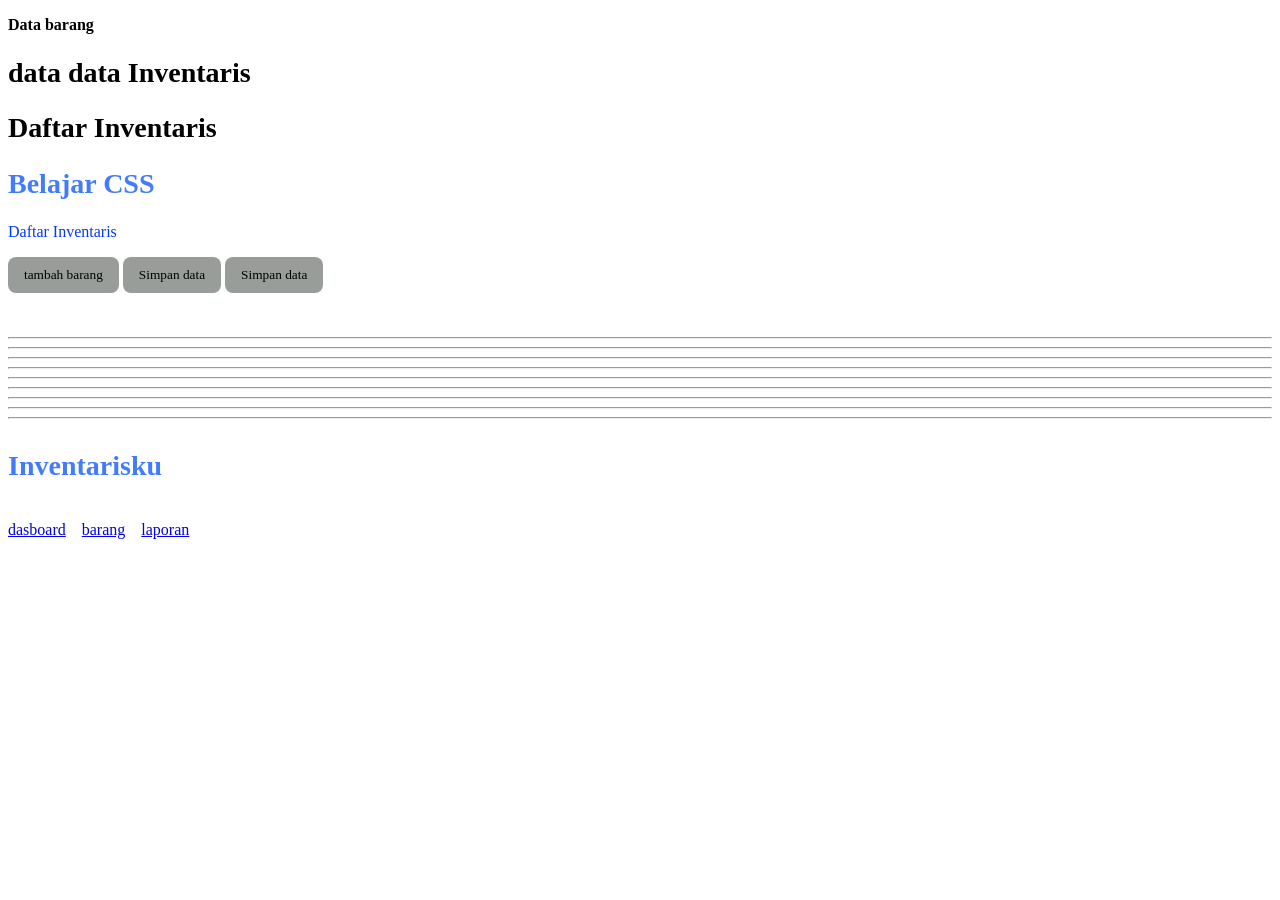
<file: index.html>
<!DOCTYPE html>
<html lang="id">
<head>
<meta charset="UTF-8">
<meta name="viewport" content="width=device-width, initial-scale=1.0">
<title>belajar CSS</title>
<link rel="stylesheet" href="style.css">
</head>
<body>
<p class="judul">Data barang</p>
<h2 class="judul">data data Inventaris</h2>
<h1>Daftar Inventaris</h1>
<h2>Belajar CSS</h2>
<p style="color: rgb(0, 58, 247);">Daftar Inventaris</p>
<button>tambah barang</button>
<button id="btn-simpan">Simpan data</button>
<button id="btn-simpan">Simpan data</button>
<br><br><br>
<hr>
<hr>
<hr>
<hr>
<hr>
<hr>
<hr>
<hr>
<hr>
<div class="navbar">
    <h2>Inventarisku</h2>
    <nav>
        <a href="#">dasboard</a>
        <a href="#">barang</a>
        <a href="#">laporan</a>
    </nav>
</div>
</body>
</html>
</file>
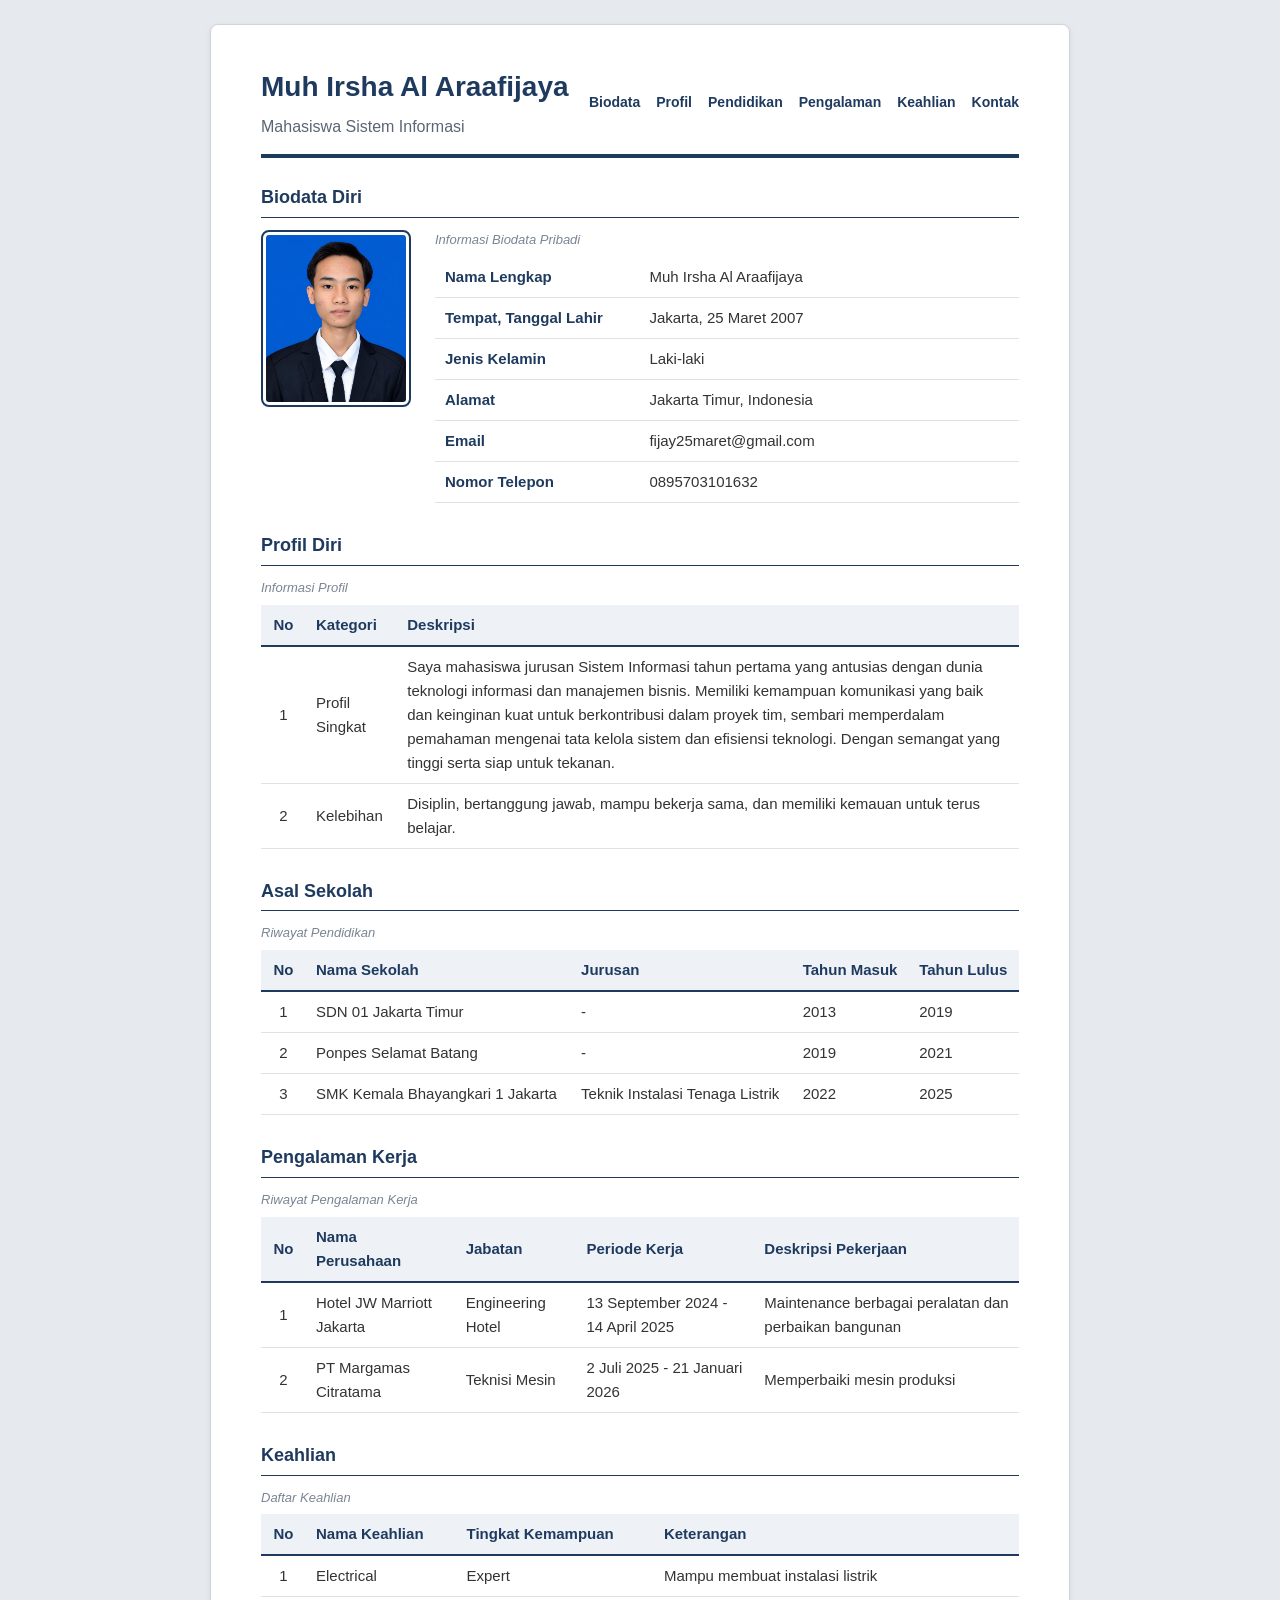
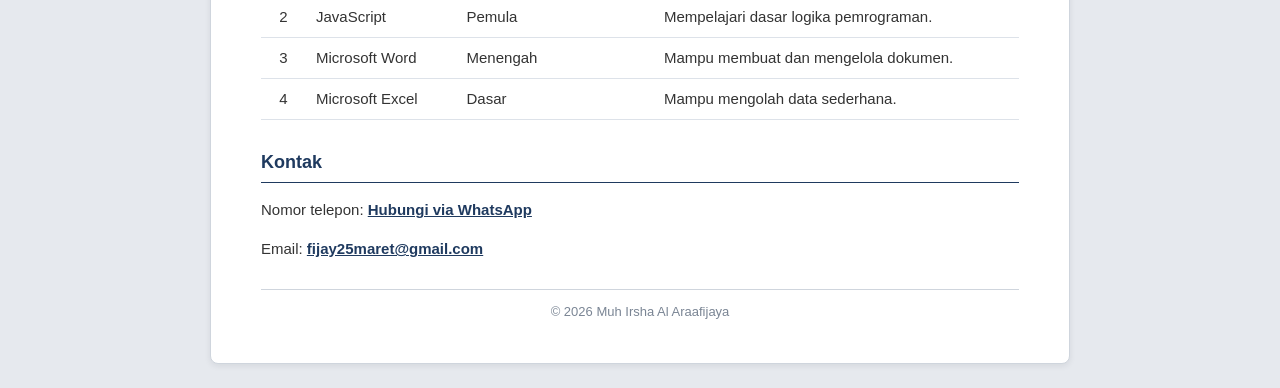
<file: Curiculum_Vitae.html>
<!DOCTYPE html>
<html lang="id">
<head>
<meta charset="UTF-8">
<meta name="viewport" content="width=device-width, initial-scale=1.0">
<title>CV - Muh Irsha Al Araafijaya</title>
<link rel="stylesheet" href="cv.css">
</head>
<body>

<header>
<div>
<h1>Muh Irsha Al Araafijaya</h1>
<p>Mahasiswa Sistem Informasi</p>
</div>

<nav class="nav-links" aria-label="Navigasi CV">
<a href="#biodata">Biodata</a>
<a href="#profil">Profil</a>
<a href="#pendidikan">Pendidikan</a>
<a href="#pengalaman">Pengalaman</a>
<a href="#keahlian">Keahlian</a>
<a href="#kontak">Kontak</a>
</nav>
</header>

<main>

<section id="biodata">
<h2>Biodata Diri</h2>
<div class="biodata-layout">
<img class="foto" src="fotosaya.jpeg" alt="Foto Profil">
<table class="biodata">
<caption>Informasi Biodata Pribadi</caption>
<tbody>
<tr>
<th>Nama Lengkap</th>
<td>Muh Irsha Al Araafijaya</td>
</tr>
<tr>
<th>Tempat, Tanggal Lahir</th>
<td>Jakarta, 25 Maret 2007</td>
</tr>
<tr>
<th>Jenis Kelamin</th>
<td>Laki-laki</td>
</tr>
<tr>
<th>Alamat</th>
<td>Jakarta Timur, Indonesia</td>
</tr>
<tr>
<th>Email</th>
<td>fijay25maret@gmail.com</td>
</tr>
<tr>
<th>Nomor Telepon</th>
<td>0895703101632</td>
</tr>
</tbody>
</table>
</div>
</section>

<section id="profil">
<h2>Profil Diri</h2>
<div class="table-wrapper">
<table>
<caption>Informasi Profil</caption>
<thead>
<tr>
<th class="nomor" scope="col">No</th>
<th scope="col">Kategori</th>
<th scope="col">Deskripsi</th>
</tr>
</thead>
<tbody>
<tr>
<td class="nomor">1</td>
<td>Profil Singkat</td>
<td>
    Saya mahasiswa jurusan Sistem Informasi tahun pertama yang antusias
    dengan dunia teknologi informasi dan manajemen bisnis. Memiliki kemampuan
    komunikasi yang baik dan keinginan kuat untuk berkontribusi dalam proyek tim,
    sembari memperdalam pemahaman mengenai tata kelola sistem dan efisiensi teknologi.
    Dengan semangat yang tinggi serta siap untuk tekanan.
</td>
</tr>
<tr>
<td class="nomor">2</td>
<td>Kelebihan</td>
<td>
    Disiplin, bertanggung jawab, mampu bekerja sama,
    dan memiliki kemauan untuk terus belajar.
</td>
</tr>
</tbody>
</table>
</div>
</section>

<section id="pendidikan">
<h2>Asal Sekolah</h2>
<div class="table-wrapper">
<table>
<caption>Riwayat Pendidikan</caption>
<thead>
<tr>
<th class="nomor" scope="col">No</th>
<th scope="col">Nama Sekolah</th>
<th scope="col">Jurusan</th>
<th scope="col">Tahun Masuk</th>
<th scope="col">Tahun Lulus</th>
</tr>
</thead>
<tbody>
<tr>
<td class="nomor">1</td>
<td>SDN 01 Jakarta Timur</td>
<td>-</td>
<td>2013</td>
<td>2019</td>
</tr>
<tr>
<td class="nomor">2</td>
<td>Ponpes Selamat Batang</td>
<td>-</td>
<td>2019</td>
<td>2021</td>
</tr>
<tr>
<td class="nomor">3</td>
<td>SMK Kemala Bhayangkari 1 Jakarta</td>
<td>Teknik Instalasi Tenaga Listrik</td>
<td>2022</td>
<td>2025</td>
</tr>
</tbody>
</table>
</div>
</section>

<section id="pengalaman">
<h2>Pengalaman Kerja</h2>
<div class="table-wrapper">
<table>
<caption>Riwayat Pengalaman Kerja</caption>
<thead>
<tr>
<th class="nomor" scope="col">No</th>
<th scope="col">Nama Perusahaan</th>
<th scope="col">Jabatan</th>
<th scope="col">Periode Kerja</th>
<th scope="col">Deskripsi Pekerjaan</th>
</tr>
</thead>
<tbody>
<tr>
<td class="nomor">1</td>
<td>Hotel JW Marriott Jakarta</td>
<td>Engineering Hotel</td>
<td>13 September 2024 - 14 April 2025</td>
<td>Maintenance berbagai peralatan dan perbaikan bangunan</td>
</tr>
<tr>
<td class="nomor">2</td>
<td>PT Margamas Citratama</td>
<td>Teknisi Mesin</td>
<td>2 Juli 2025 - 21 Januari 2026</td>
<td>Memperbaiki mesin produksi</td>
</tr>
</tbody>
</table>
</div>
</section>

<section id="keahlian">
<h2>Keahlian</h2>
<div class="table-wrapper">
<table>
<caption>Daftar Keahlian</caption>
<thead>
<tr>
<th class="nomor" scope="col">No</th>
<th scope="col">Nama Keahlian</th>
<th scope="col">Tingkat Kemampuan</th>
<th scope="col">Keterangan</th>
</tr>
</thead>
<tbody>
<tr>
<td class="nomor">1</td>
<td>Electrical</td>
<td>Expert</td>
<td>Mampu membuat instalasi listrik</td>
</tr>
<tr>
<td class="nomor">2</td>
<td>JavaScript</td>
<td>Pemula</td>
<td>Mempelajari dasar logika pemrograman.</td>
</tr>
<tr>
<td class="nomor">3</td>
<td>Microsoft Word</td>
<td>Menengah</td>
<td>Mampu membuat dan mengelola dokumen.</td>
</tr>
<tr>
<td class="nomor">4</td>
<td>Microsoft Excel</td>
<td>Dasar</td>
<td>Mampu mengolah data sederhana.</td>
</tr>
</tbody>
</table>
</div>
</section>

<section id="kontak">
<h2>Kontak</h2>
<p>
Nomor telepon:
<a href="https://wa.me/62895703101632">Hubungi via WhatsApp</a>
</p>
<p>
Email:
<a href="mailto:fijay25maret@gmail.com">fijay25maret@gmail.com</a>
</p>
</section>

</main>

<footer>
<p>&copy; 2026 Muh Irsha Al Araafijaya</p>
</footer>

</body>
</html>
</file>
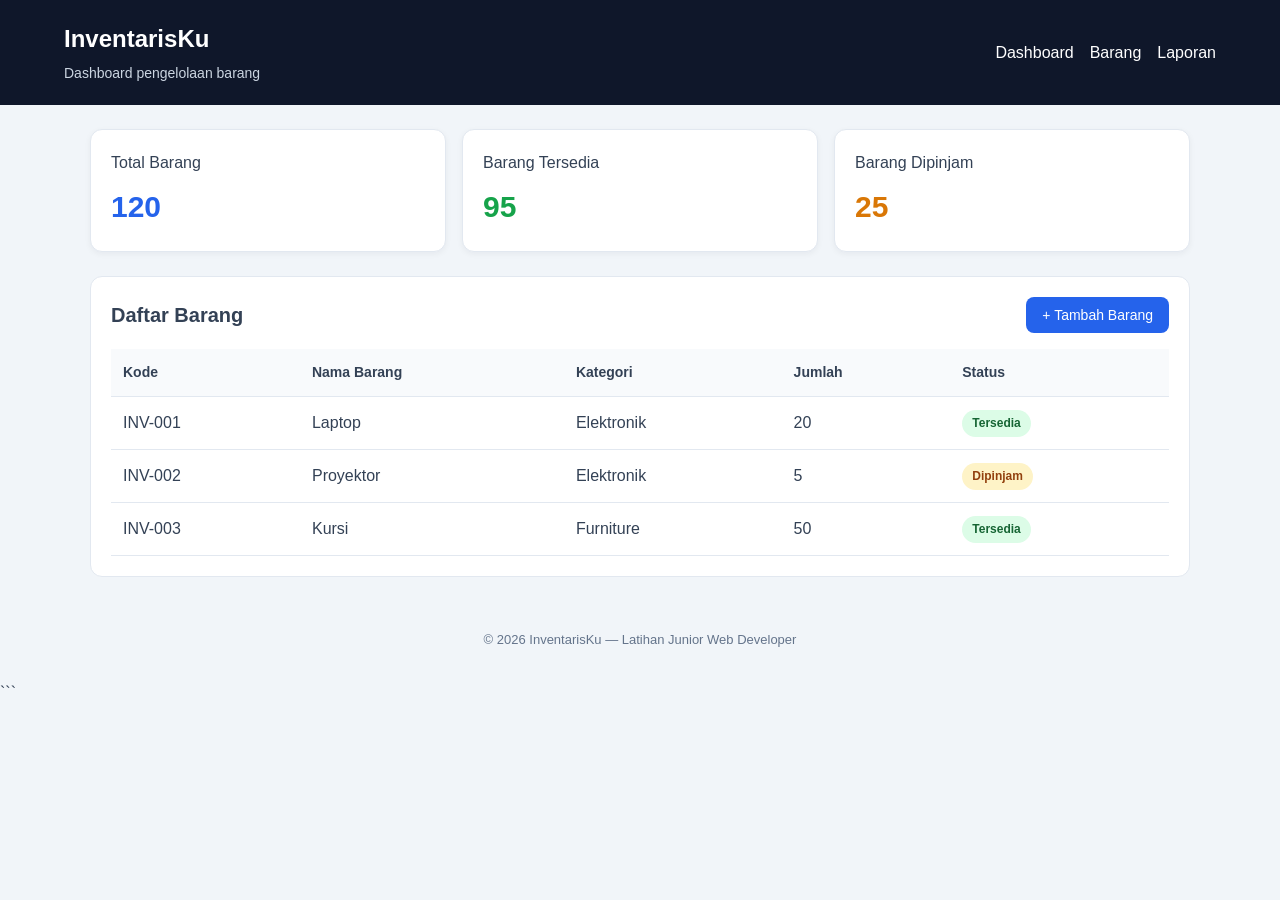
<file: viewport.html>
<!DOCTYPE html>
<html lang="id">
<head>
  <meta charset="UTF-8">
  <meta name="viewport" content="width=device-width, initial-scale=1.0">

  <title>InventarisKu</title>
  <link rel="stylesheet" href="style_viewport.css">
</head>
<body>
  <header class="header">
    <div>
      <h1>InventarisKu</h1>
      <p>Dashboard pengelolaan barang</p>
    </div>

    <nav class="nav-links">
      <a href="#">Dashboard</a>
      <a href="#">Barang</a>
      <a href="#">Laporan</a>
    </nav>
  </header>

  <main class="container">
    <section class="summary">
      <article class="card">
        <h2>Total Barang</h2>
        <p class="number">120</p>
      </article>

      <article class="card">
        <h2>Barang Tersedia</h2>
        <p class="number success">95</p>
      </article>

      <article class="card">
        <h2>Barang Dipinjam</h2>
        <p class="number warning">25</p>
      </article>
    </section>

    <section class="content-section">
      <div class="section-heading">
        <h2>Daftar Barang</h2>
        <button class="btn-primary" type="button">
          + Tambah Barang
        </button>
      </div>

      <div class="table-wrapper">
        <table>
          <thead>
            <tr>
              <th>Kode</th>
              <th>Nama Barang</th>
              <th>Kategori</th>
              <th>Jumlah</th>
              <th>Status</th>
            </tr>
          </thead>

          <tbody>
            <tr>
              <td>INV-001</td>
              <td>Laptop</td>
              <td>Elektronik</td>
              <td>20</td>
              <td><span class="badge tersedia">Tersedia</span></td>
            </tr>

            <tr>
              <td>INV-002</td>
              <td>Proyektor</td>
              <td>Elektronik</td>
              <td>5</td>
              <td><span class="badge dipinjam">Dipinjam</span></td>
            </tr>

            <tr>
              <td>INV-003</td>
              <td>Kursi</td>
              <td>Furniture</td>
              <td>50</td>
              <td><span class="badge tersedia">Tersedia</span></td>
            </tr>
          </tbody>
        </table>
      </div>
    </section>
  </main>

  <footer class="footer">
    <p>&copy; 2026 InventarisKu — Latihan Junior Web Developer</p>
  </footer>
</body>
</html>
```
</file>
<file: style.css>
h1 {
        color: #000000;
        font-size: 28px;
    }
    h2 {
        color: #427cfb;
        font-size: 28px;
    }
    button {
        background-color: 
        #7f8481cb;
        color: rgb(0, 0, 0);
        padding: 10px 16px;
        border: none;
        border-radius: 8px;
        font-family: 'Times New Roman', Times, serif;
    }
    button:hover{

        background-color: #ad0a0acb;
    }
    .judul{
        color: rgb(0, 0, 0);
        font-weight: bold;
    }
    #btn-simpan {
        background-color: #7f8481cb;
    }
.navbar{
    display: flex;
    justify-content:space-between;
    align-items: center;
    gap: 16px;
}
.navbar nav{
    display: flex;
    gap: 16px;
}
.navbar{
    display: flex;
    flex-direction: column;
    align-items: flex-start;
}
</file>
<file: cv.css>
/* 1. Pengaturan dasar */
* {
  box-sizing: border-box;
}

html {
  background-color: #e6e9ee;
}

/* 2. Kertas CV */
body {
  width: min(100% - 32px, 860px);
  margin: 24px auto;
  padding: 40px 50px;
  font-family: Arial, Helvetica, sans-serif;
  font-size: 15px;
  line-height: 1.6;
  color: #333333;
  background-color: #ffffff;
  border: 1px solid #cfd5dd;
  border-radius: 8px;
  box-shadow: 0 2px 6px rgb(15 23 42 / 8%);
}

/* 3. Header dan navigasi */
header {
  display: flex;
  justify-content: space-between;
  align-items: center;
  flex-wrap: wrap;
  gap: 12px 20px;
  padding-bottom: 15px;
  margin-bottom: 25px;
  border-bottom: 4px solid #1f3a5f;
}

header h1 {
  margin: 0;
  font-size: 28px;
  color: #1f3a5f;
}

header p {
  margin: 4px 0 0;
  font-size: 16px;
  color: #5a6675;
}

.nav-links {
  display: flex;
  flex-wrap: wrap;
  gap: 8px 16px;
}

.nav-links a {
  font-size: 14px;
  font-weight: 600;
  text-decoration: none;
}

.nav-links a:hover {
  color: #3b82c4;
  text-decoration: underline;
}

/* 4. Judul bagian */
section {
  margin-bottom: 28px;
}

h2 {
  margin: 0 0 12px;
  padding-bottom: 5px;
  font-size: 18px;
  color: #1f3a5f;
  border-bottom: 1px solid #1f3a5f;
}

/* 5. Tabel */
.table-wrapper {
  overflow-x: auto;
}

.table-wrapper table {
  min-width: 520px;
}

table {
  width: 100%;
  border-collapse: collapse;
}

caption {
  padding-bottom: 6px;
  text-align: left;
  font-size: 13px;
  font-style: italic;
  color: #7a8594;
}

th,
td {
  padding: 8px 10px;
  text-align: left;
  border-bottom: 1px solid #dde2e9;
}

thead th {
  background-color: #eef2f7;
  color: #1f3a5f;
  border-bottom: 2px solid #1f3a5f;
}

.nomor {
  width: 45px;
  text-align: center;
}

/* 6. Biodata (foto + tabel) */
.biodata-layout {
  display: flex;
  align-items: flex-start;
  gap: 24px;
}

.foto {
  flex-shrink: 0;
  width: 150px;
  height: auto;
  padding: 3px;
  border: 2px solid #1f3a5f;
  border-radius: 8px;
}

.biodata {
  flex: 1;
}

.biodata th {
  width: 35%;
  color: #1f3a5f;
}

/* 7. Link */
a {
  color: #1f3a5f;
  font-weight: bold;
}

a:hover {
  color: #3b82c4;
}

/* 8. Footer */
footer {
  margin-top: 20px;
  padding-top: 12px;
  text-align: center;
  border-top: 1px solid #cfd5dd;
}

footer p {
  margin: 0;
  font-size: 13px;
  color: #7a8594;
}

/* 9. Responsive: tablet */
@media (max-width: 768px) {
  body {
    padding: 30px 28px;
  }

  header {
    align-items: flex-start;
    flex-direction: column;
  }

  .biodata-layout {
    gap: 18px;
  }

  .foto {
    width: 130px;
  }
}

/* 10. Responsive: ponsel */
@media (max-width: 480px) {
  body {
    width: min(100% - 16px, 860px);
    margin: 8px auto;
    padding: 20px 16px;
  }

  header h1 {
    font-size: 22px;
  }

  header p {
    font-size: 14px;
  }

  .nav-links {
    gap: 6px 12px;
  }

  h2 {
    font-size: 16px;
  }

  .biodata-layout {
    align-items: center;
    flex-direction: column;
  }

  .biodata {
    width: 100%;
  }

  .biodata th {
    width: 40%;
  }

  th,
  td {
    padding: 6px 8px;
    font-size: 13px;
  }
}
</file>
<file: style_viewport.css>
/* 1. Pengaturan dasar */
* {
  box-sizing: border-box;
}

body {
  margin: 0;
  font-family: Arial, sans-serif;
  color: #334155;
  background-color: #f1f5f9;
  line-height: 1.6;
}

/* 2. Header dan navigasi */
.header {
  display: flex;
  justify-content: space-between;
  align-items: center;
  gap: 20px;
  padding: 20px 5%;
  color: white;
  background-color: #0f172a;
}

.header h1 {
  margin: 0;
  font-size: 24px;
}

.header p {
  margin: 4px 0 0;
  color: #cbd5e1;
  font-size: 14px;
}

.nav-links {
  display: flex;
  flex-wrap: wrap;
  gap: 16px;
}

.nav-links a {
  color: white;
  text-decoration: none;
}

.nav-links a:hover {
  color: #93c5fd;
}

/* 3. Kontainer utama */
.container {
  width: min(100% - 32px, 1100px);
  margin: 24px auto;
}

/* 4. Kartu ringkasan */
.summary {
  display: grid;
  grid-template-columns: repeat(3, minmax(0, 1fr));
  gap: 16px;
}

.card {
  padding: 20px;
  background-color: white;
  border: 1px solid #e2e8f0;
  border-radius: 12px;
  box-shadow: 0 2px 6px rgb(15 23 42 / 5%);
}

.card h2 {
  margin: 0;
  font-size: 16px;
  font-weight: 500;
}

.number {
  margin: 8px 0 0;
  font-size: 30px;
  font-weight: 700;
  color: #2563eb;
}

.success {
  color: #16a34a;
}

.warning {
  color: #d97706;
}

/* 5. Bagian tabel */
.content-section {
  margin-top: 24px;
  padding: 20px;
  background-color: white;
  border: 1px solid #e2e8f0;
  border-radius: 12px;
}

.section-heading {
  display: flex;
  justify-content: space-between;
  align-items: center;
  gap: 12px;
  margin-bottom: 16px;
}

.section-heading h2 {
  margin: 0;
  font-size: 20px;
}

.btn-primary {
  padding: 10px 16px;
  border: none;
  border-radius: 8px;
  background-color: #2563eb;
  color: white;
  font-size: 14px;
  cursor: pointer;
}

.btn-primary:hover {
  background-color: #1d4ed8;
}

.table-wrapper {
  overflow-x: auto;
}

table {
  width: 100%;
  border-collapse: collapse;
  text-align: left;
}

th,
td {
  padding: 12px;
  border-bottom: 1px solid #e2e8f0;
}

th {
  background-color: #f8fafc;
  font-size: 14px;
}

.badge {
  display: inline-block;
  padding: 4px 10px;
  border-radius: 999px;
  font-size: 12px;
  font-weight: 600;
}

.tersedia {
  background-color: #dcfce7;
  color: #166534;
}

.dipinjam {
  background-color: #fef3c7;
  color: #92400e;
}

/* 6. Footer */
.footer {
  padding: 16px;
  text-align: center;
  color: #64748b;
  font-size: 13px;
}

/* 7. Responsive: tablet */
@media (max-width: 768px) {
  .header {
    align-items: flex-start;
    flex-direction: column;
  }

  .summary {
    grid-template-columns: repeat(2, minmax(0, 1fr));
  }
}

/* 8. Responsive: ponsel */
@media (max-width: 480px) {
  .summary {
    grid-template-columns: 1fr;
  }

  .section-heading {
    align-items: stretch;
    flex-direction: column;
  }

  .btn-primary {
    width: 100%;
  }

  .content-section {
    padding: 12px;
  }

  th,
  td {
    padding: 8px;
    font-size: 13px;
  }
}
</file>
